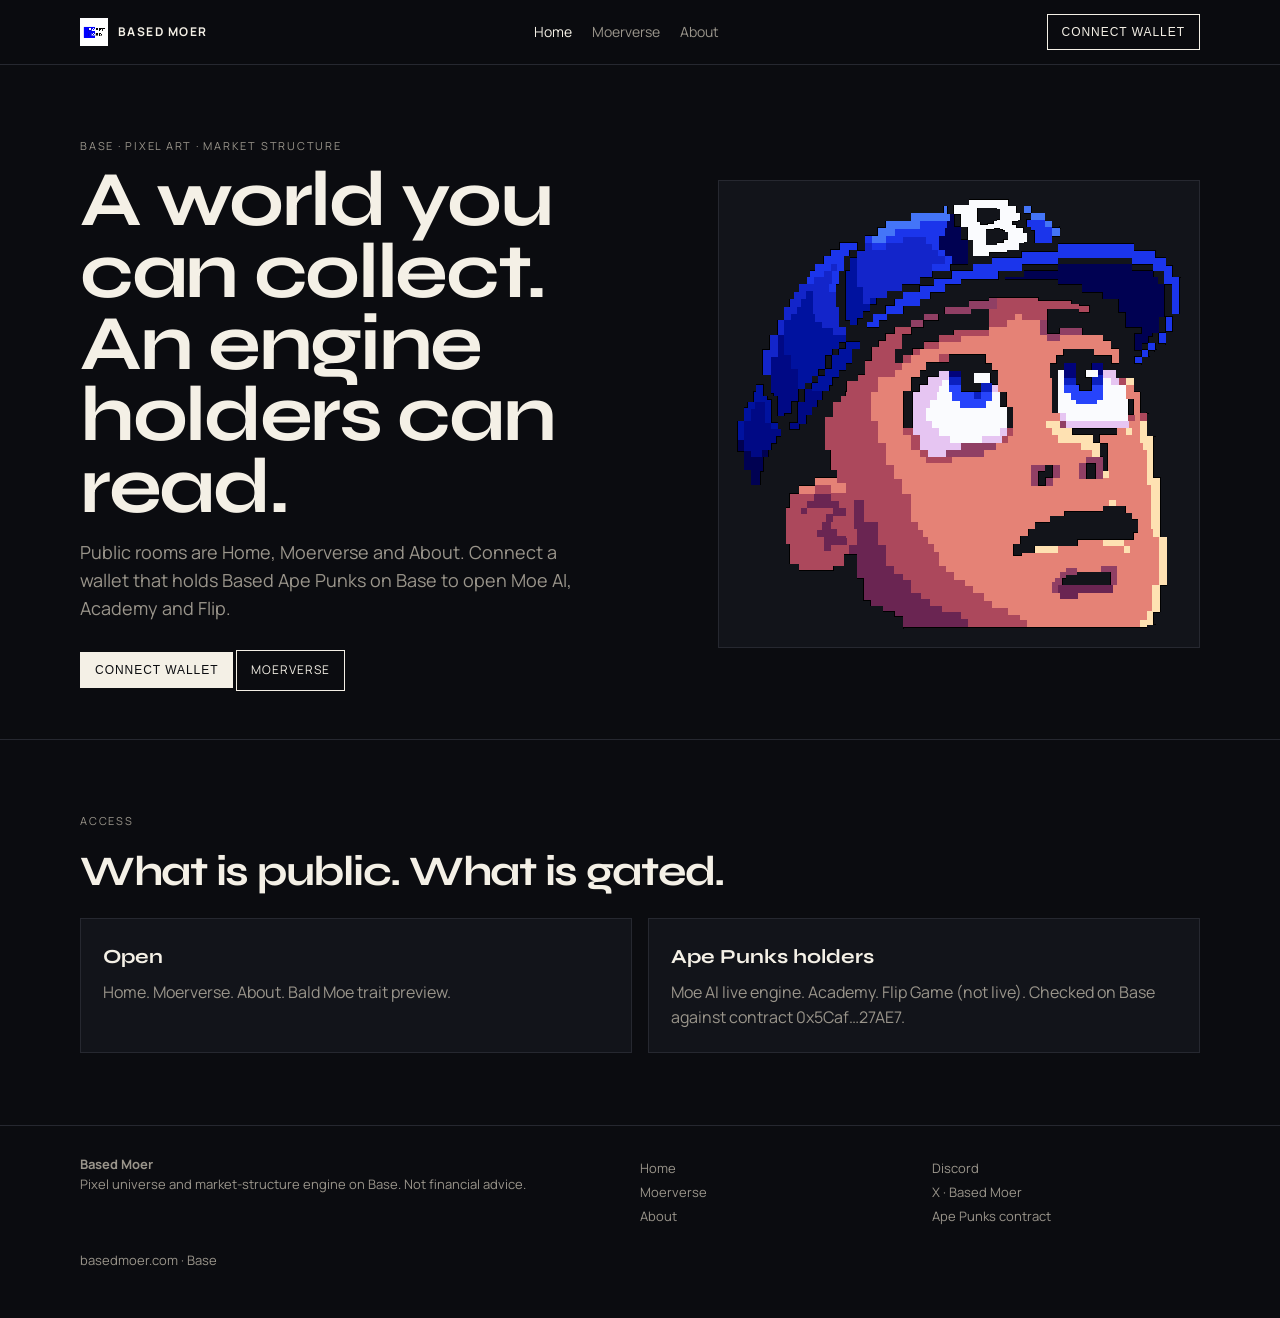
<file: index.html>
<!DOCTYPE html>
<html lang="en">
<head>
  <meta charset="UTF-8" />
  <meta name="viewport" content="width=device-width, initial-scale=1" />
  <title>Based Moer — Pixel art and Moe AI on Base</title>
  <meta name="description" content="Creator-owned pixel universe on Base. Holder access to Moe AI, Academy and Flip." />
  <link rel="canonical" href="https://basedmoer.com/" />
  <link rel="icon" href="assets/logo.jpg" />
  <link href="https://fonts.googleapis.com/css2?family=Manrope:wght@400;600;700&family=Syne:wght@600;700;800&display=swap" rel="stylesheet" />
  <link rel="stylesheet" href="css/site.css" />
</head>
<body>
<header class="nav"><div class="wrap nav-inner">
  <a class="brand" href="index.html"><img class="pixel" src="assets/logo.jpg" alt="Based Moer" /> Based Moer</a>
  <nav class="nav-links">
    <a href="index.html" class="active">Home</a>
    <a href="moerverse.html">Moerverse</a>
    <a class="gated-link" hidden href="scanner.html">Moe AI</a>
    <a class="gated-link" hidden href="academy.html">Academy</a>
    <a class="gated-link" hidden href="flip.html">Flip</a>
    <a href="about.html">About</a>
  </nav>
  <button class="btn ghost" type="button" data-connect data-wallet-label>Connect wallet</button>
</div></header>

<main>
  <section class="wrap hero">
    <div>
      <p class="kicker">Base · pixel art · market structure</p>
      <h1>A world you can collect.<br>An engine holders can read.</h1>
      <p class="lede">Public rooms are Home, Moerverse and About. Connect a wallet that holds Based Ape Punks on Base to open Moe AI, Academy and Flip.</p>
      <button class="btn" type="button" data-connect data-wallet-label>Connect wallet</button>
      <a class="btn ghost" href="moerverse.html">Moerverse</a>
    </div>
    <div class="hero-visual">
      <img class="pixel" src="assets/hero-face.png" alt="Bald Moe looking up" />
    </div>
  </section>
  <section class="section"><div class="wrap">
    <p class="kicker">Access</p>
    <h2>What is public. What is gated.</h2>
    <div class="grid2">
      <article class="card"><h3>Open</h3><p>Home. Moerverse. About. Bald Moe trait preview.</p></article>
      <article class="card"><h3>Ape Punks holders</h3><p>Moe AI live engine. Academy. Flip Game (not live). Checked on Base against contract 0x5Caf…27AE7.</p></article>
    </div>
  </div></section>
</main>
<footer class="footer"><div class="wrap">
  <div class="footer-grid">
    <div><strong>Based Moer</strong><p>Pixel universe and market-structure engine on Base. Not financial advice.</p></div>
    <div>
      <a href="index.html">Home</a>
      <a href="moerverse.html">Moerverse</a>
      <a href="about.html">About</a>
    </div>
    <div>
      <a href="https://discord.gg/B6Pu9fARTX">Discord</a>
      <a href="https://x.com/basedmoer">X · Based Moer</a>
      <a href="https://basescan.org/address/0x5CafB7C0181fEd5b6d62AA331699989861c27AE7">Ape Punks contract</a>
    </div>
  </div>
  basedmoer.com · Base
</div></footer>
<script src="js/site.js"></script>
<script src="js/gate.js"></script>

</body></html>
</file>
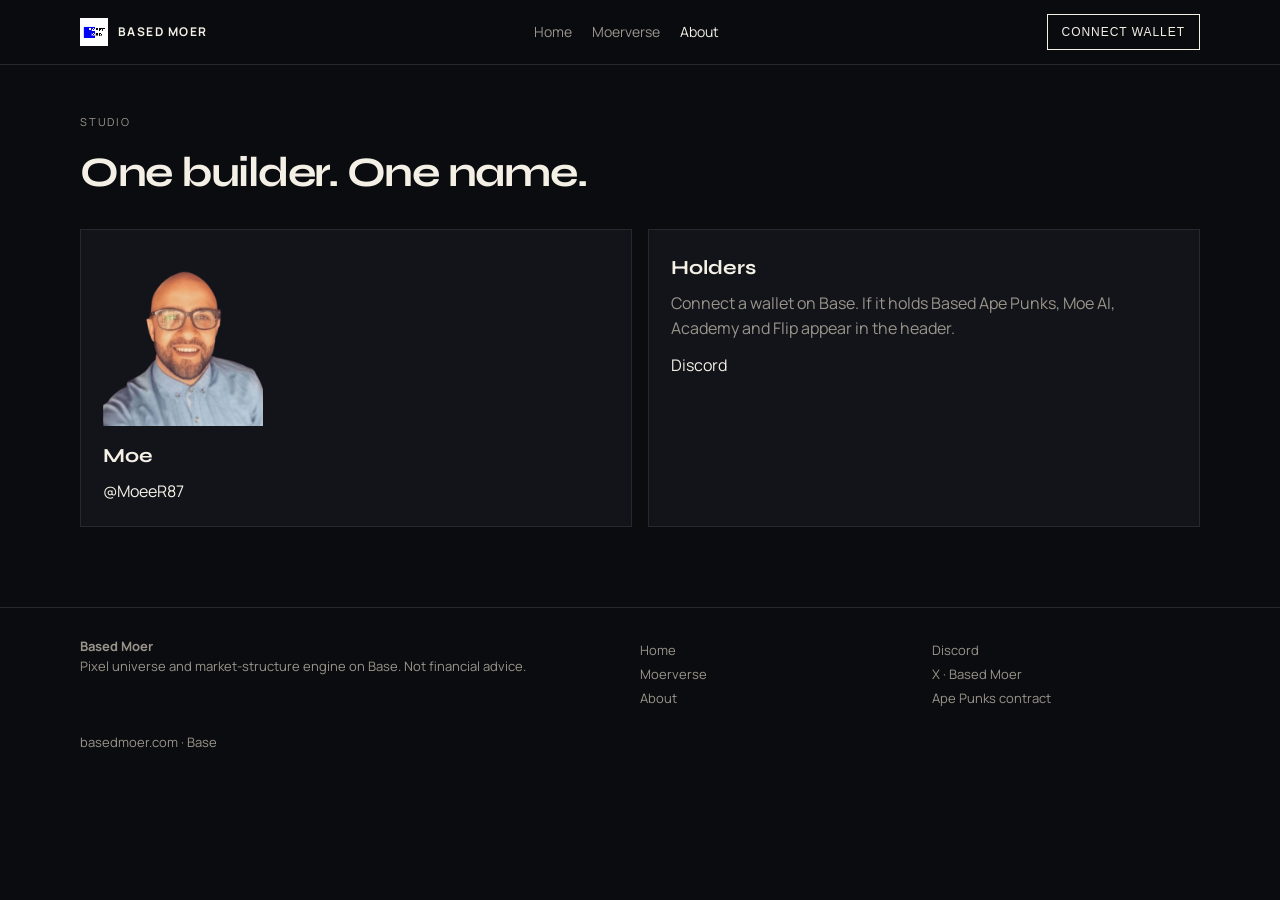
<file: about.html>
<!DOCTYPE html>
<html lang="en">
<head>
  <meta charset="UTF-8" />
  <meta name="viewport" content="width=device-width, initial-scale=1" />
  <title>About — Based Moer</title>
  <meta name="description" content="Solo studio behind Based Moer and Moe AI." />
  <link rel="canonical" href="https://basedmoer.com/about.html" />
  <link rel="icon" href="assets/logo.jpg" />
  <link href="https://fonts.googleapis.com/css2?family=Manrope:wght@400;600;700&family=Syne:wght@600;700;800&display=swap" rel="stylesheet" />
  <link rel="stylesheet" href="css/site.css" />
</head>
<body>
<header class="nav"><div class="wrap nav-inner">
  <a class="brand" href="index.html"><img class="pixel" src="assets/logo.jpg" alt="Based Moer" /> Based Moer</a>
  <nav class="nav-links">
    <a href="index.html">Home</a>
    <a href="moerverse.html">Moerverse</a>
    <a class="gated-link" hidden href="scanner.html">Moe AI</a>
    <a class="gated-link" hidden href="academy.html">Academy</a>
    <a class="gated-link" hidden href="flip.html">Flip</a>
    <a href="about.html" class="active">About</a>
  </nav>
  <button class="btn ghost" type="button" data-connect data-wallet-label>Connect wallet</button>
</div></header>

<main class="page wrap">
  <p class="kicker">Studio</p>
  <h2>One builder. One name.</h2>
  <div class="grid2" style="margin-top:24px">
    <article class="card">
      <img src="assets/founder.png" alt="Moe" style="width:160px" />
      <h3 style="margin-top:12px">Moe</h3>
      <p><a href="https://x.com/MoeeR87">@MoeeR87</a></p>
    </article>
    <article class="card">
      <h3>Holders</h3>
      <p>Connect a wallet on Base. If it holds Based Ape Punks, Moe AI, Academy and Flip appear in the header.</p>
      <p style="margin-top:12px"><a href="https://discord.gg/B6Pu9fARTX">Discord</a></p>
    </article>
  </div>
</main>
<footer class="footer"><div class="wrap">
  <div class="footer-grid">
    <div><strong>Based Moer</strong><p>Pixel universe and market-structure engine on Base. Not financial advice.</p></div>
    <div>
      <a href="index.html">Home</a>
      <a href="moerverse.html">Moerverse</a>
      <a href="about.html">About</a>
    </div>
    <div>
      <a href="https://discord.gg/B6Pu9fARTX">Discord</a>
      <a href="https://x.com/basedmoer">X · Based Moer</a>
      <a href="https://basescan.org/address/0x5CafB7C0181fEd5b6d62AA331699989861c27AE7">Ape Punks contract</a>
    </div>
  </div>
  basedmoer.com · Base
</div></footer>
<script src="js/site.js"></script>
<script src="js/gate.js"></script>

</body></html>
</file>
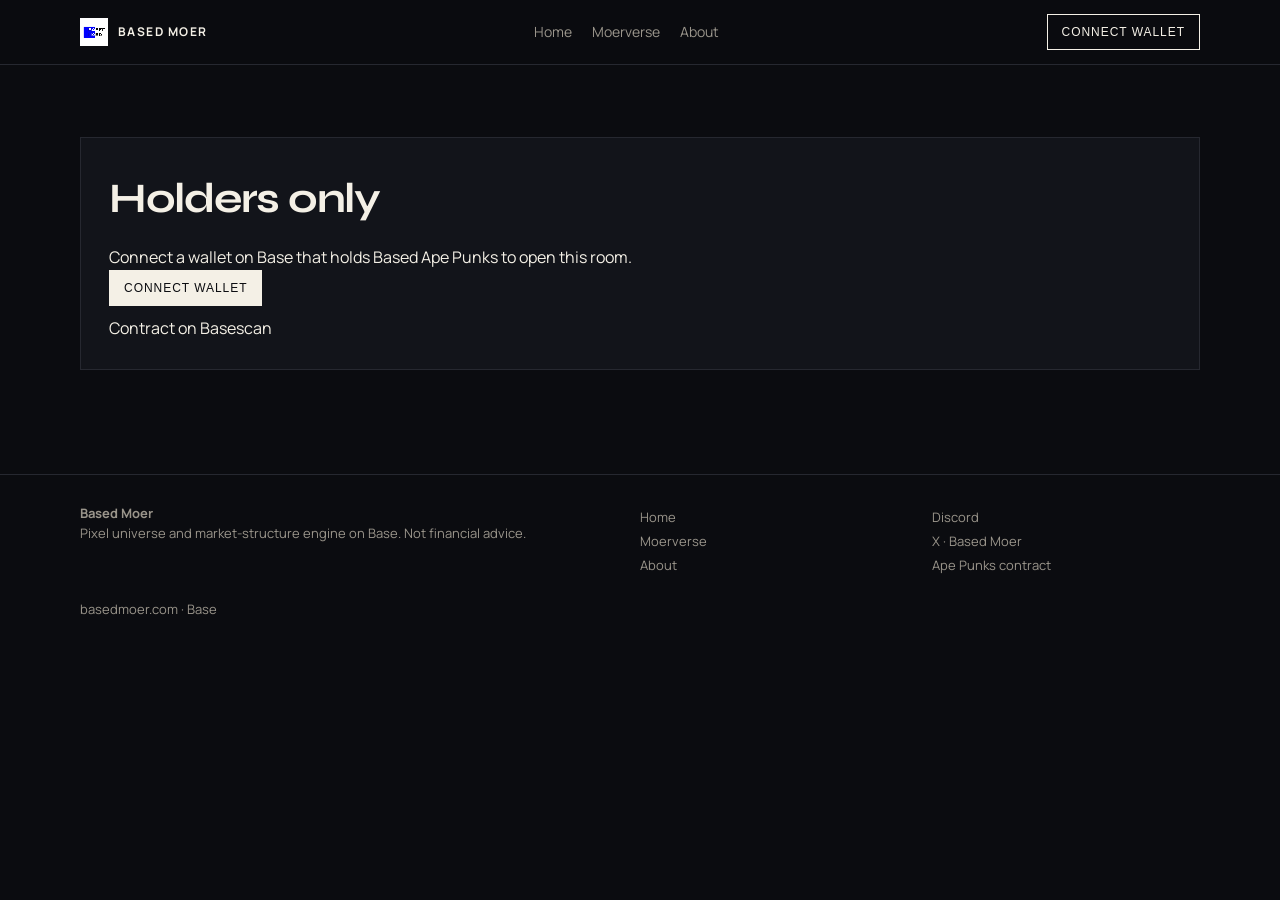
<file: academy.html>
<!DOCTYPE html>
<html lang="en">
<head>
  <meta charset="UTF-8" />
  <meta name="viewport" content="width=device-width, initial-scale=1" />
  <title>Academy — Based Moer</title>
  <meta name="description" content="Moe Academy for Based Ape Punks holders." />
  <link rel="canonical" href="https://basedmoer.com/academy.html" />
  <link rel="icon" href="assets/logo.jpg" />
  <link href="https://fonts.googleapis.com/css2?family=Manrope:wght@400;600;700&family=Syne:wght@600;700;800&display=swap" rel="stylesheet" />
  <link rel="stylesheet" href="css/site.css" />
</head>
<body>
<header class="nav"><div class="wrap nav-inner">
  <a class="brand" href="index.html"><img class="pixel" src="assets/logo.jpg" alt="Based Moer" /> Based Moer</a>
  <nav class="nav-links">
    <a href="index.html">Home</a>
    <a href="moerverse.html">Moerverse</a>
    <a class="gated-link" hidden href="scanner.html">Moe AI</a>
    <a class="gated-link" hidden href="academy.html" class="active">Academy</a>
    <a class="gated-link" hidden href="flip.html">Flip</a>
    <a href="about.html">About</a>
  </nav>
  <button class="btn ghost" type="button" data-connect data-wallet-label>Connect wallet</button>
</div></header>

<main class="page wrap">

<div class="holder-gate" id="holder-gate">
  <h2>Holders only</h2>
  <p>Connect a wallet on Base that holds Based Ape Punks to open this room.</p>
  <p><button class="btn" type="button" data-connect data-wallet-label>Connect wallet</button></p>
  <p style="margin-top:10px"><a href="https://basescan.org/address/0x5CafB7C0181fEd5b6d62AA331699989861c27AE7">Contract on Basescan</a></p>
</div>

  <div class="holder-only">
  <p class="kicker">Moe Academy</p>
  <h2>Learn the map before the row.</h2>
  <article class="card" style="margin:20px 0"><h3>Progress</h3><p id="academy-progress">0 / 6 lessons completed</p></article>
  <div class="grid3">
    <article class="card" data-lesson="01"><h3>01 Structure</h3><p class="lesson-state">NOT COMPLETE</p><p><a href="academy/01-risk.html">Open</a></p></article>
    <article class="card" data-lesson="02"><h3>02 BOS</h3><p class="lesson-state">NOT COMPLETE</p><p><a href="academy/02-structure.html">Open</a></p></article>
    <article class="card" data-lesson="03"><h3>03 Fibonacci</h3><p class="lesson-state">NOT COMPLETE</p><p><a href="academy/03-bos.html">Open</a></p></article>
    <article class="card" data-lesson="04"><h3>04 Coordinates</h3><p class="lesson-state">NOT COMPLETE</p><p><a href="academy/04-fib.html">Open</a></p></article>
    <article class="card" data-lesson="05"><h3>05 Risk</h3><p class="lesson-state">NOT COMPLETE</p><p><a href="academy/05-moe.html">Open</a></p></article>
    <article class="card" data-lesson="06"><h3>06 The engine</h3><p class="lesson-state">NOT COMPLETE</p><p><a href="academy/06-base.html">Open</a></p></article>
  </div>
  <p style="margin-top:22px"><a class="btn" href="academy/exam.html">Path exam</a></p>
  </div>
</main>
<footer class="footer"><div class="wrap">
  <div class="footer-grid">
    <div><strong>Based Moer</strong><p>Pixel universe and market-structure engine on Base. Not financial advice.</p></div>
    <div>
      <a href="index.html">Home</a>
      <a href="moerverse.html">Moerverse</a>
      <a href="about.html">About</a>
    </div>
    <div>
      <a href="https://discord.gg/B6Pu9fARTX">Discord</a>
      <a href="https://x.com/basedmoer">X · Based Moer</a>
      <a href="https://basescan.org/address/0x5CafB7C0181fEd5b6d62AA331699989861c27AE7">Ape Punks contract</a>
    </div>
  </div>
  basedmoer.com · Base
</div></footer>
<script src="js/site.js"></script>
<script src="js/gate.js"></script>
<script src="js/academy.js"></script>
</body></html>
</file>
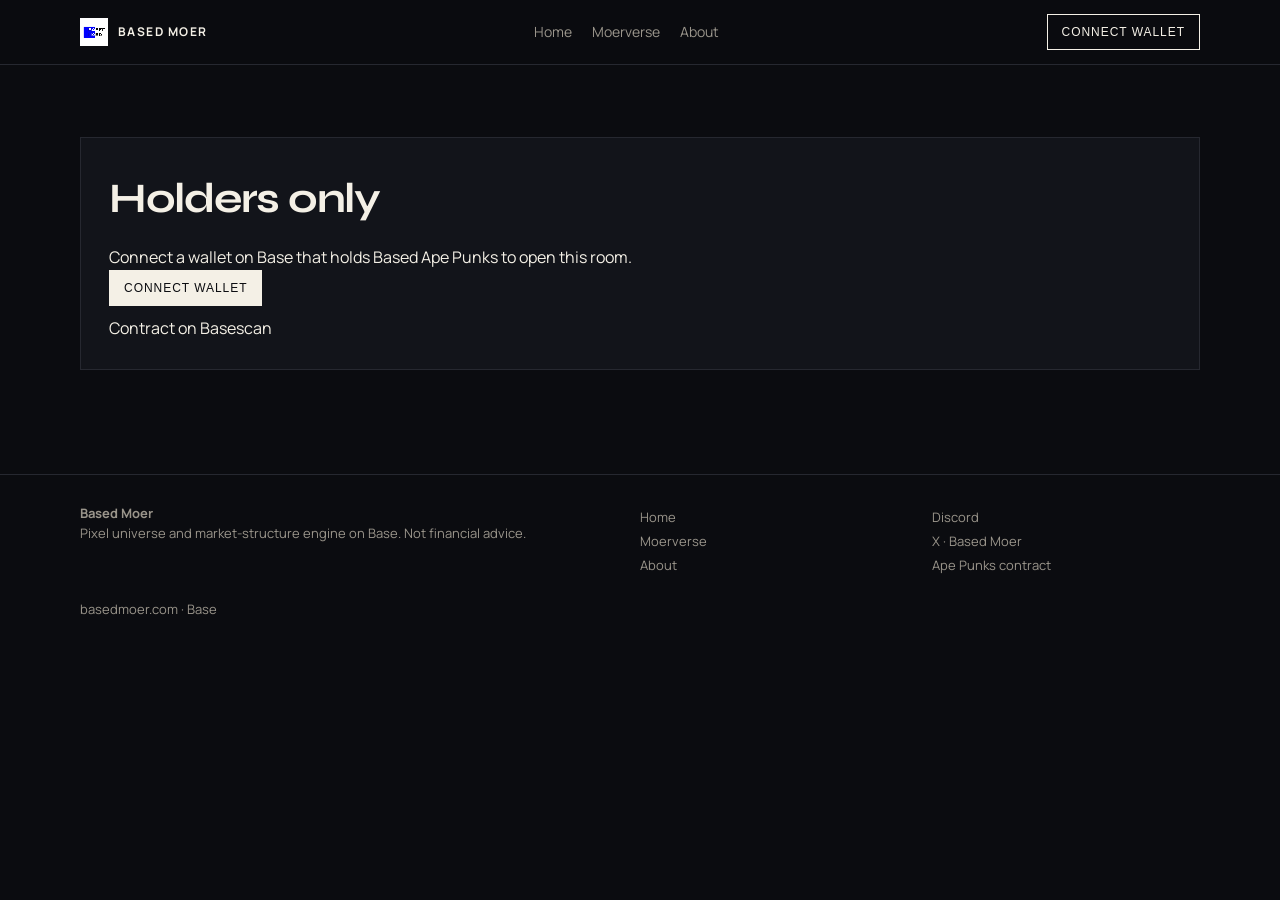
<file: flip.html>
<!DOCTYPE html>
<html lang="en">
<head>
  <meta charset="UTF-8" />
  <meta name="viewport" content="width=device-width, initial-scale=1" />
  <title>Flip Game — Based Moer</title>
  <meta name="description" content="On-chain flip. Holders only. Not deployed." />
  <link rel="canonical" href="https://basedmoer.com/flip.html" />
  <link rel="icon" href="assets/logo.jpg" />
  <link href="https://fonts.googleapis.com/css2?family=Manrope:wght@400;600;700&family=Syne:wght@600;700;800&display=swap" rel="stylesheet" />
  <link rel="stylesheet" href="css/site.css" />
</head>
<body>
<header class="nav"><div class="wrap nav-inner">
  <a class="brand" href="index.html"><img class="pixel" src="assets/logo.jpg" alt="Based Moer" /> Based Moer</a>
  <nav class="nav-links">
    <a href="index.html">Home</a>
    <a href="moerverse.html">Moerverse</a>
    <a class="gated-link" hidden href="scanner.html">Moe AI</a>
    <a class="gated-link" hidden href="academy.html">Academy</a>
    <a class="gated-link" hidden href="flip.html" class="active">Flip</a>
    <a href="about.html">About</a>
  </nav>
  <button class="btn ghost" type="button" data-connect data-wallet-label>Connect wallet</button>
</div></header>

<main class="page wrap">

<div class="holder-gate" id="holder-gate">
  <h2>Holders only</h2>
  <p>Connect a wallet on Base that holds Based Ape Punks to open this room.</p>
  <p><button class="btn" type="button" data-connect data-wallet-label>Connect wallet</button></p>
  <p style="margin-top:10px"><a href="https://basescan.org/address/0x5CafB7C0181fEd5b6d62AA331699989861c27AE7">Contract on Basescan</a></p>
</div>

  <div class="holder-only">
  <p class="kicker">On-chain · later</p>
  <h2>Flip Game is designed. Not deployed.</h2>
  <img class="pixel" src="assets/token.gif" alt="MOER coin" style="width:140px;margin:24px 0" />
  <p class="lede">ETH only at launch. Sepolia first. This page will not take a bet.</p>
  </div>
</main>
<footer class="footer"><div class="wrap">
  <div class="footer-grid">
    <div><strong>Based Moer</strong><p>Pixel universe and market-structure engine on Base. Not financial advice.</p></div>
    <div>
      <a href="index.html">Home</a>
      <a href="moerverse.html">Moerverse</a>
      <a href="about.html">About</a>
    </div>
    <div>
      <a href="https://discord.gg/B6Pu9fARTX">Discord</a>
      <a href="https://x.com/basedmoer">X · Based Moer</a>
      <a href="https://basescan.org/address/0x5CafB7C0181fEd5b6d62AA331699989861c27AE7">Ape Punks contract</a>
    </div>
  </div>
  basedmoer.com · Base
</div></footer>
<script src="js/site.js"></script>
<script src="js/gate.js"></script>

</body></html>
</file>
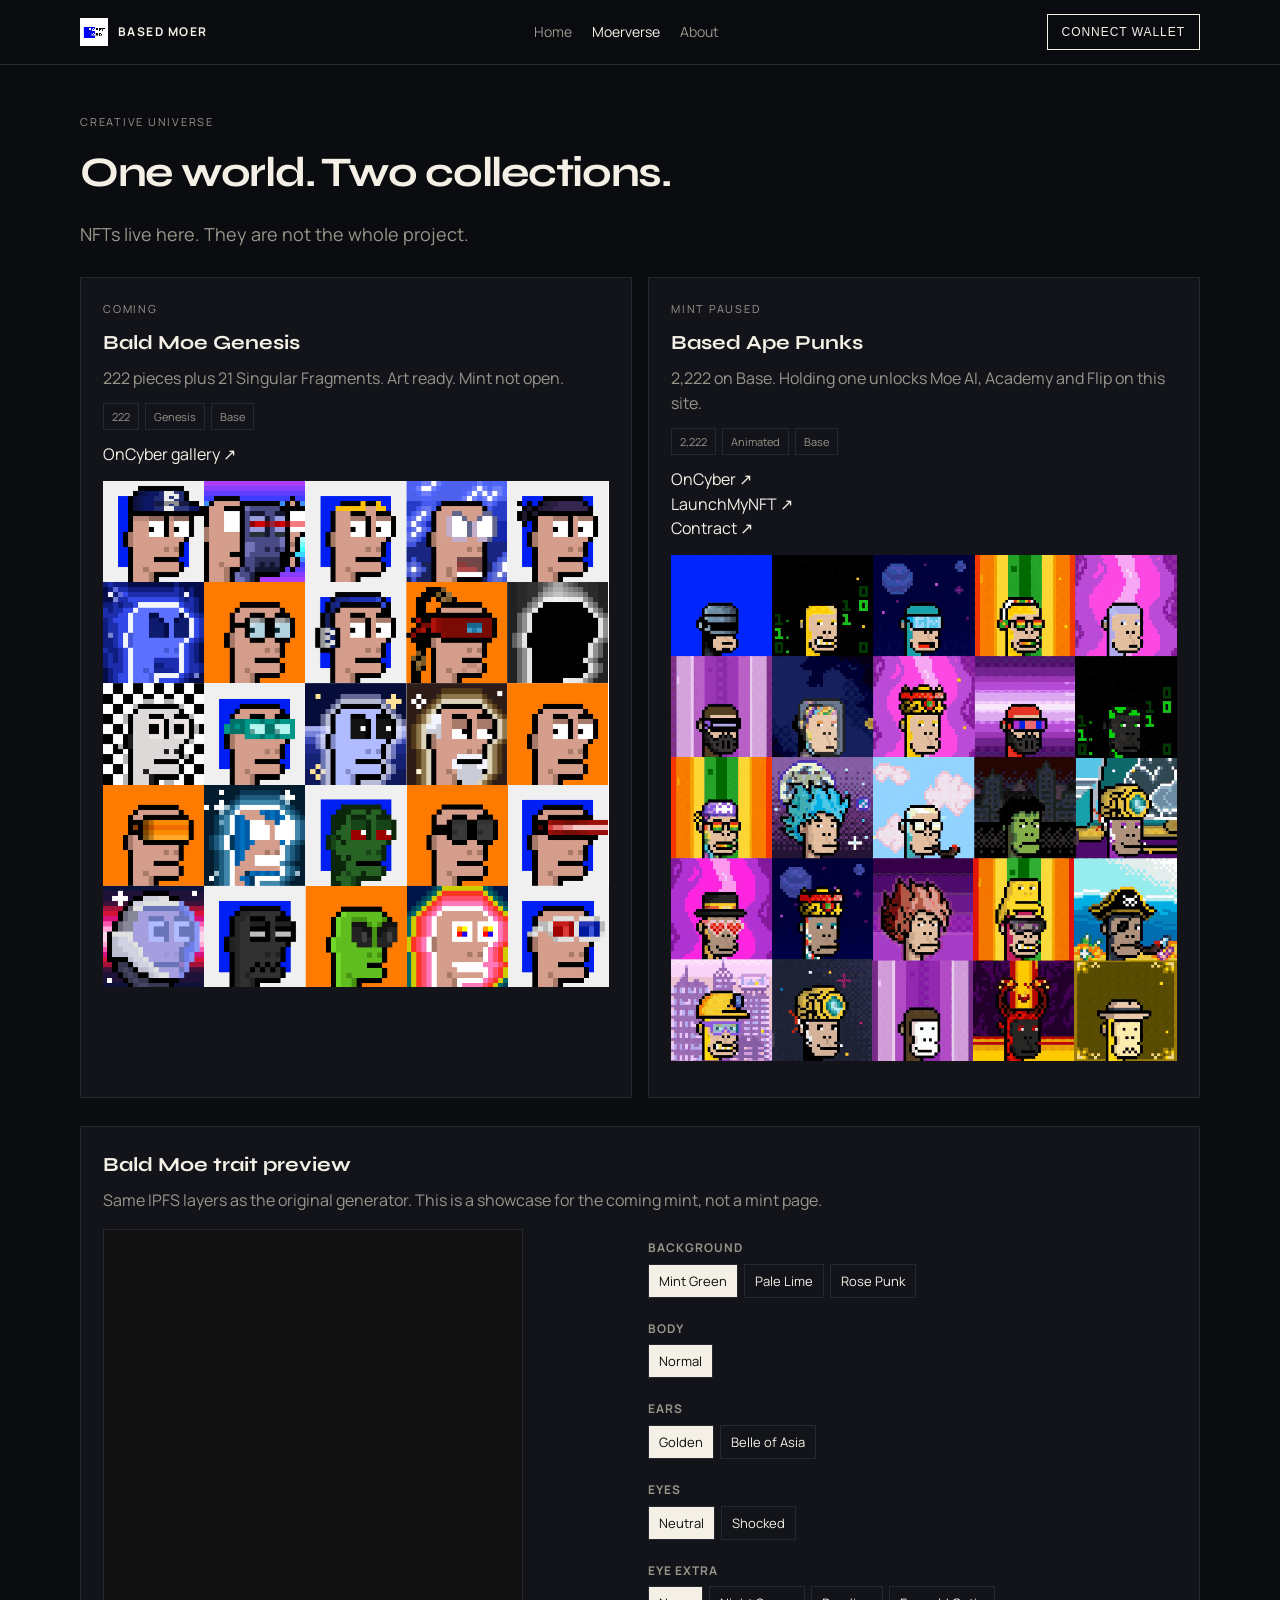
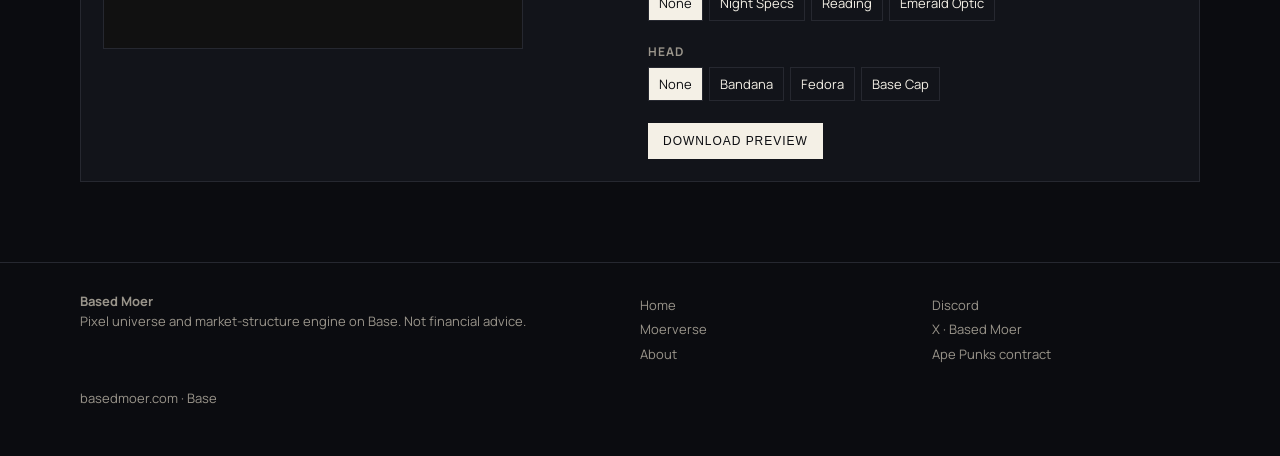
<file: moerverse.html>
<!DOCTYPE html>
<html lang="en">
<head>
  <meta charset="UTF-8" />
  <meta name="viewport" content="width=device-width, initial-scale=1" />
  <title>Moerverse — Based Moer</title>
  <meta name="description" content="Bald Moe Genesis, Based Ape Punks and the official trait preview." />
  <link rel="canonical" href="https://basedmoer.com/moerverse.html" />
  <link rel="icon" href="assets/logo.jpg" />
  <link href="https://fonts.googleapis.com/css2?family=Manrope:wght@400;600;700&family=Syne:wght@600;700;800&display=swap" rel="stylesheet" />
  <link rel="stylesheet" href="css/site.css" />
</head>
<body>
<header class="nav"><div class="wrap nav-inner">
  <a class="brand" href="index.html"><img class="pixel" src="assets/logo.jpg" alt="Based Moer" /> Based Moer</a>
  <nav class="nav-links">
    <a href="index.html">Home</a>
    <a href="moerverse.html" class="active">Moerverse</a>
    <a class="gated-link" hidden href="scanner.html">Moe AI</a>
    <a class="gated-link" hidden href="academy.html">Academy</a>
    <a class="gated-link" hidden href="flip.html">Flip</a>
    <a href="about.html">About</a>
  </nav>
  <button class="btn ghost" type="button" data-connect data-wallet-label>Connect wallet</button>
</div></header>

<main class="page wrap">
  <p class="kicker">Creative universe</p>
  <h2>One world. Two collections.</h2>
  <p class="lede">NFTs live here. They are not the whole project.</p>
  <div class="grid2" style="margin-top:28px">
    <article class="card">
      <p class="kicker">Coming</p>
      <h3>Bald Moe Genesis</h3>
      <p>222 pieces plus 21 Singular Fragments. Art ready. Mint not open.</p>
      <div class="pills"><span>222</span><span>Genesis</span><span>Base</span></div>
      <p><a href="https://oncyber.io/basedmoer" target="_blank" rel="noreferrer">OnCyber gallery ↗</a></p>
      <img class="pixel" src="assets/moerverse-preview.png" alt="Bald Moe grid" />
    </article>
    <article class="card">
      <p class="kicker">Mint paused</p>
      <h3>Based Ape Punks</h3>
      <p>2,222 on Base. Holding one unlocks Moe AI, Academy and Flip on this site.</p>
      <div class="pills"><span>2,222</span><span>Animated</span><span>Base</span></div>
      <p><a href="https://oncyber.io/basedapepunks" target="_blank" rel="noreferrer">OnCyber ↗</a><br>
         <a href="https://launchmynft.io/collections/0x8d6fe4D9557C0aAb2a9206eB652E8243fC4e864A/wEzTB3amb90K4xcut8Az" target="_blank" rel="noreferrer">LaunchMyNFT ↗</a><br>
         <a href="https://basescan.org/address/0x5CafB7C0181fEd5b6d62AA331699989861c27AE7" target="_blank" rel="noreferrer">Contract ↗</a></p>
      <img class="pixel" src="assets/ape-punks.gif" alt="Based Ape Punks" />
    </article>
  </div>
  <article class="card" style="margin-top:28px" id="generator">
    <h3>Bald Moe trait preview</h3>
    <p>Same IPFS layers as the original generator. This is a showcase for the coming mint, not a mint page.</p>
    <div class="grid2" style="margin-top:16px;align-items:start">
      <canvas id="moe-canvas" width="800" height="800"></canvas>
      <div>
        <div id="moe-traits"></div>
        <p><button class="btn" type="button" id="moe-download">Download preview</button></p>
      </div>
    </div>
  </article>
</main>
<footer class="footer"><div class="wrap">
  <div class="footer-grid">
    <div><strong>Based Moer</strong><p>Pixel universe and market-structure engine on Base. Not financial advice.</p></div>
    <div>
      <a href="index.html">Home</a>
      <a href="moerverse.html">Moerverse</a>
      <a href="about.html">About</a>
    </div>
    <div>
      <a href="https://discord.gg/B6Pu9fARTX">Discord</a>
      <a href="https://x.com/basedmoer">X · Based Moer</a>
      <a href="https://basescan.org/address/0x5CafB7C0181fEd5b6d62AA331699989861c27AE7">Ape Punks contract</a>
    </div>
  </div>
  basedmoer.com · Base
</div></footer>
<script src="js/site.js"></script>
<script src="js/gate.js"></script>
<script src="js/generator.js"></script>
</body></html>
</file>
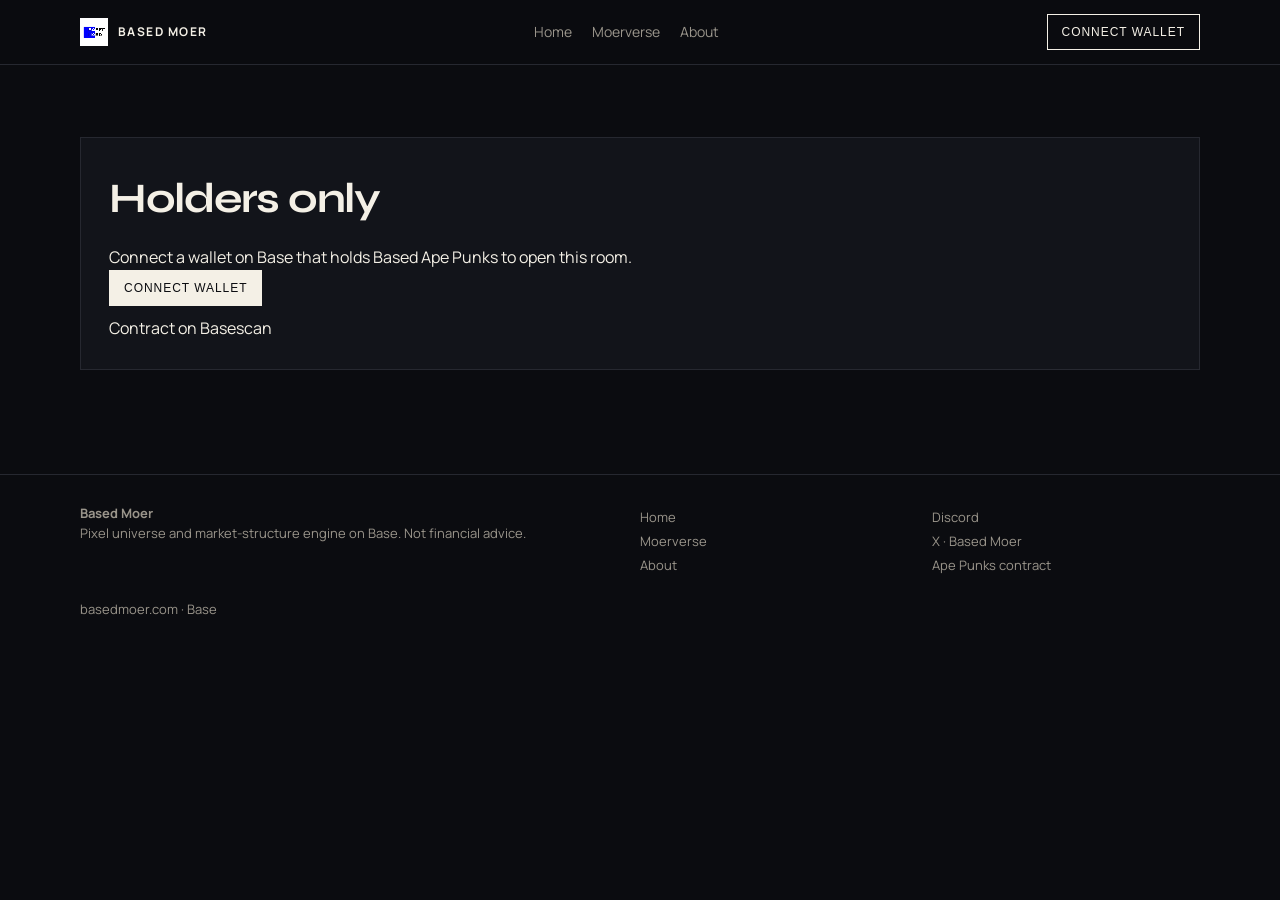
<file: scanner.html>
<!DOCTYPE html>
<html lang="en">
<head>
  <meta charset="UTF-8" />
  <meta name="viewport" content="width=device-width, initial-scale=1" />
  <title>Moe AI Live — Based Moer</title>
  <meta name="description" content="Live 4H market-structure engine. Ape Punks holders." />
  <link rel="canonical" href="https://basedmoer.com/scanner.html" />
  <link rel="icon" href="assets/logo.jpg" />
  <link href="https://fonts.googleapis.com/css2?family=Manrope:wght@400;600;700&family=Syne:wght@600;700;800&display=swap" rel="stylesheet" />
  <link rel="stylesheet" href="css/site.css" />
</head>
<body>
<header class="nav"><div class="wrap nav-inner">
  <a class="brand" href="index.html"><img class="pixel" src="assets/logo.jpg" alt="Based Moer" /> Based Moer</a>
  <nav class="nav-links">
    <a href="index.html">Home</a>
    <a href="moerverse.html">Moerverse</a>
    <a class="gated-link" hidden href="scanner.html" class="active">Moe AI</a>
    <a class="gated-link" hidden href="academy.html">Academy</a>
    <a class="gated-link" hidden href="flip.html">Flip</a>
    <a href="about.html">About</a>
  </nav>
  <button class="btn ghost" type="button" data-connect data-wallet-label>Connect wallet</button>
</div></header>

<main class="page wrap">

<div class="holder-gate" id="holder-gate">
  <h2>Holders only</h2>
  <p>Connect a wallet on Base that holds Based Ape Punks to open this room.</p>
  <p><button class="btn" type="button" data-connect data-wallet-label>Connect wallet</button></p>
  <p style="margin-top:10px"><a href="https://basescan.org/address/0x5CafB7C0181fEd5b6d62AA331699989861c27AE7">Contract on Basescan</a></p>
</div>

  <div class="holder-only">
  <p class="kicker">Moe AI market engine</p>
  <h2>Live structure.</h2>
  <p class="lede">4H BOS. Full-leg Fibonacci. One open signal per pair. Table is the API right now.</p>
  <div class="pulse" style="margin:24px 0">
    <div><span>Engine</span><b id="engine-status">…</b></div>
    <div><span>Open</span><b id="open-count">—</b></div>
    <div><span>Timeframe</span><b id="tf-label">4H</b></div>
    <div><span>Venue</span><b id="market-label">Kraken</b></div>
  </div>
  <p>Updated <span id="last-update">—</span></p>
  <p><button class="btn" id="refresh-engine" type="button">Refresh</button></p>
  <p class="err" id="engine-error"></p>
  <div class="table-wrap" style="margin-top:18px">
    <table class="engine">
      <thead><tr><th>Market</th><th>Dir</th><th>TF</th><th>Entry</th><th>Invalidation</th><th>Target</th><th>Status</th><th>Time</th></tr></thead>
      <tbody id="setup-rows"><tr><td colspan="8">Loading…</td></tr></tbody>
    </table>
  </div>
  <p id="activity-open" style="margin-top:16px;color:#9a958b"></p>
  <span id="activity-refresh" hidden></span>
  </div>
</main>
<footer class="footer"><div class="wrap">
  <div class="footer-grid">
    <div><strong>Based Moer</strong><p>Pixel universe and market-structure engine on Base. Not financial advice.</p></div>
    <div>
      <a href="index.html">Home</a>
      <a href="moerverse.html">Moerverse</a>
      <a href="about.html">About</a>
    </div>
    <div>
      <a href="https://discord.gg/B6Pu9fARTX">Discord</a>
      <a href="https://x.com/basedmoer">X · Based Moer</a>
      <a href="https://basescan.org/address/0x5CafB7C0181fEd5b6d62AA331699989861c27AE7">Ape Punks contract</a>
    </div>
  </div>
  basedmoer.com · Base
</div></footer>
<script src="js/site.js"></script>
<script src="js/gate.js"></script>
<script src="js/scanner.js"></script>
</body></html>
</file>
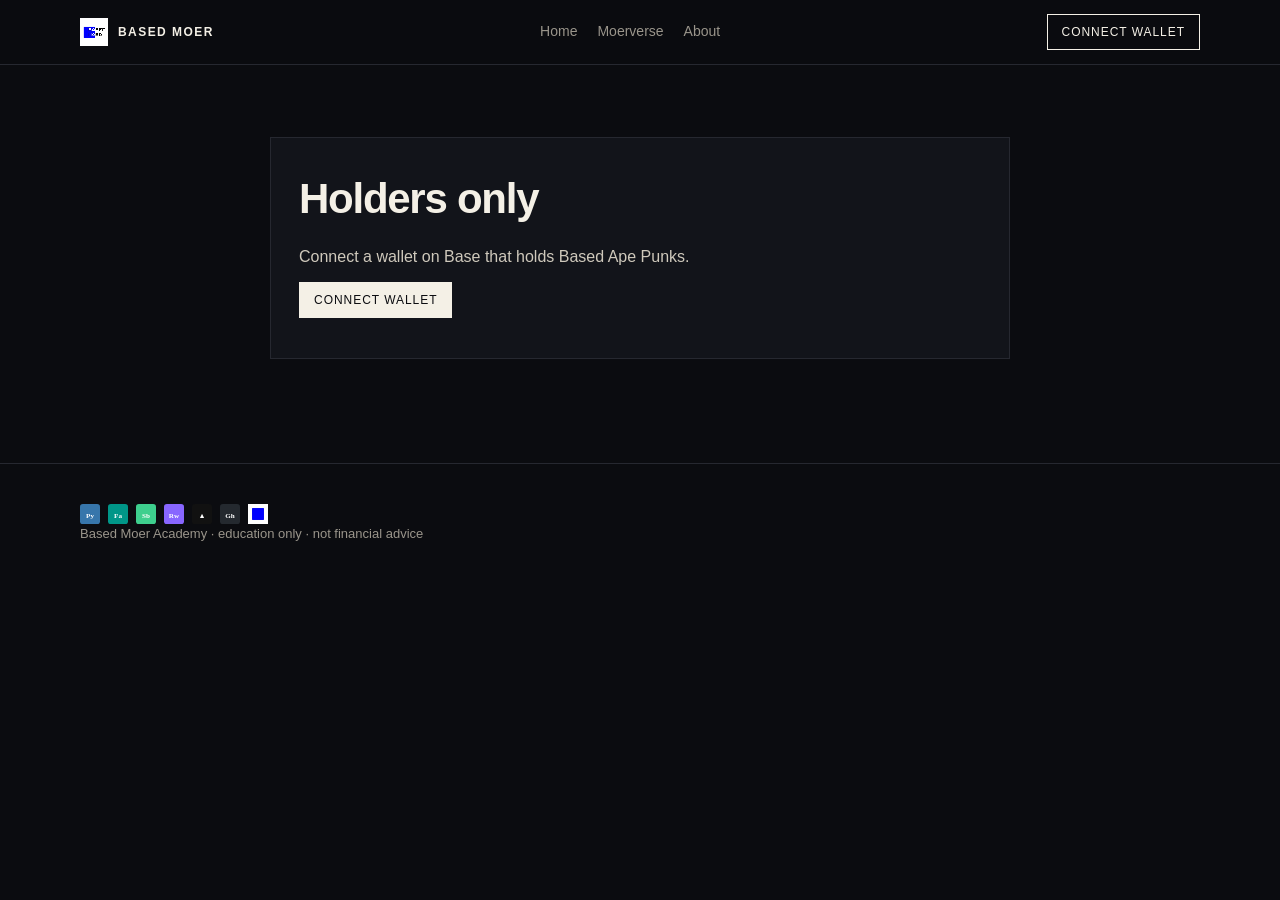
<file: academy/01-risk.html>
<!DOCTYPE html>
<html lang="en">
<head>
  <meta charset="UTF-8" /><meta name="viewport" content="width=device-width, initial-scale=1" />
  <title>01 Risk — Based Moer Academy</title>
  <link rel="icon" href="../assets/logo.jpg" />
  <link href="https://fonts.googleapis.com/css2?family=IBM+Plex+Mono:wght@600;700&family=IBM+Plex+Sans:wght@400;600;700&display=swap" rel="stylesheet" />
  <link rel="stylesheet" href="../css/site.css" />
</head>
<body>
<header class="nav"><div class="wrap nav-inner">
  <a class="brand" href="../index.html"><img class="pixel" src="../assets/logo.jpg" alt="Based Moer" /> Based Moer</a>
  <nav class="nav-links">
    <a href="../index.html">Home</a>
    <a href="../moerverse.html">Moerverse</a>
    <a class="gated-link" hidden href="../scanner.html">Moe AI</a>
    <a class="gated-link" hidden href="../academy.html">Academy</a>
    <a class="gated-link" hidden href="../flip.html">Flip</a>
    <a href="../about.html">About</a>
  </nav>
  <button class="btn ghost" type="button" data-connect data-wallet-label>Connect wallet</button>
</div></header>
<main class="page wrap lesson">
<div class="holder-gate" id="holder-gate">
  <h2>Holders only</h2>
  <p>Connect a wallet on Base that holds Based Ape Punks.</p>
  <p><button class="btn" type="button" data-connect>Connect wallet</button></p>
</div>
<div class="holder-only">
<p class="kicker">Based Moer Academy</p>
<h2>01 · Risk first</h2><p>A setup without a stop is a hope. Moe AI always publishes a stop at the origin of the breakout leg. If that level breaks, the idea is wrong.</p><h3>Rules to keep</h3><ul><li>Decide risk in R before size in coins.</li><li>One idea per pair.</li><li>Missed entries are cheaper than chasing.</li><li>A win rate without R-multiple is marketing.</li></ul>

<p><button class="btn" type="button" data-complete="01">Mark lesson complete</button></p>
<img class="media" src="../assets/academy/structure.png" alt="Based Moer Academy chart" />
<p><a href="../academy.html">Back to Academy</a></p>
</div>
</main>
<footer class="footer"><div class="wrap">
<div class="tech-logos">
<img src="../assets/icons/python.svg" alt="Python" />
<img src="../assets/icons/fastapi.svg" alt="FastAPI" />
<img src="../assets/icons/supabase.svg" alt="Supabase" />
<img src="../assets/icons/railway.svg" alt="Railway" />
<img src="../assets/icons/vercel.svg" alt="Vercel" />
<img src="../assets/icons/github.svg" alt="GitHub" />
<img src="../assets/icons/base.jpg" alt="Base" />
</div>
Based Moer Academy · education only · not financial advice
</div></footer>
<script src="../js/site.js"></script>
<script src="../js/gate.js"></script>
<script src="../js/academy.js"></script>
</body></html>
</file>
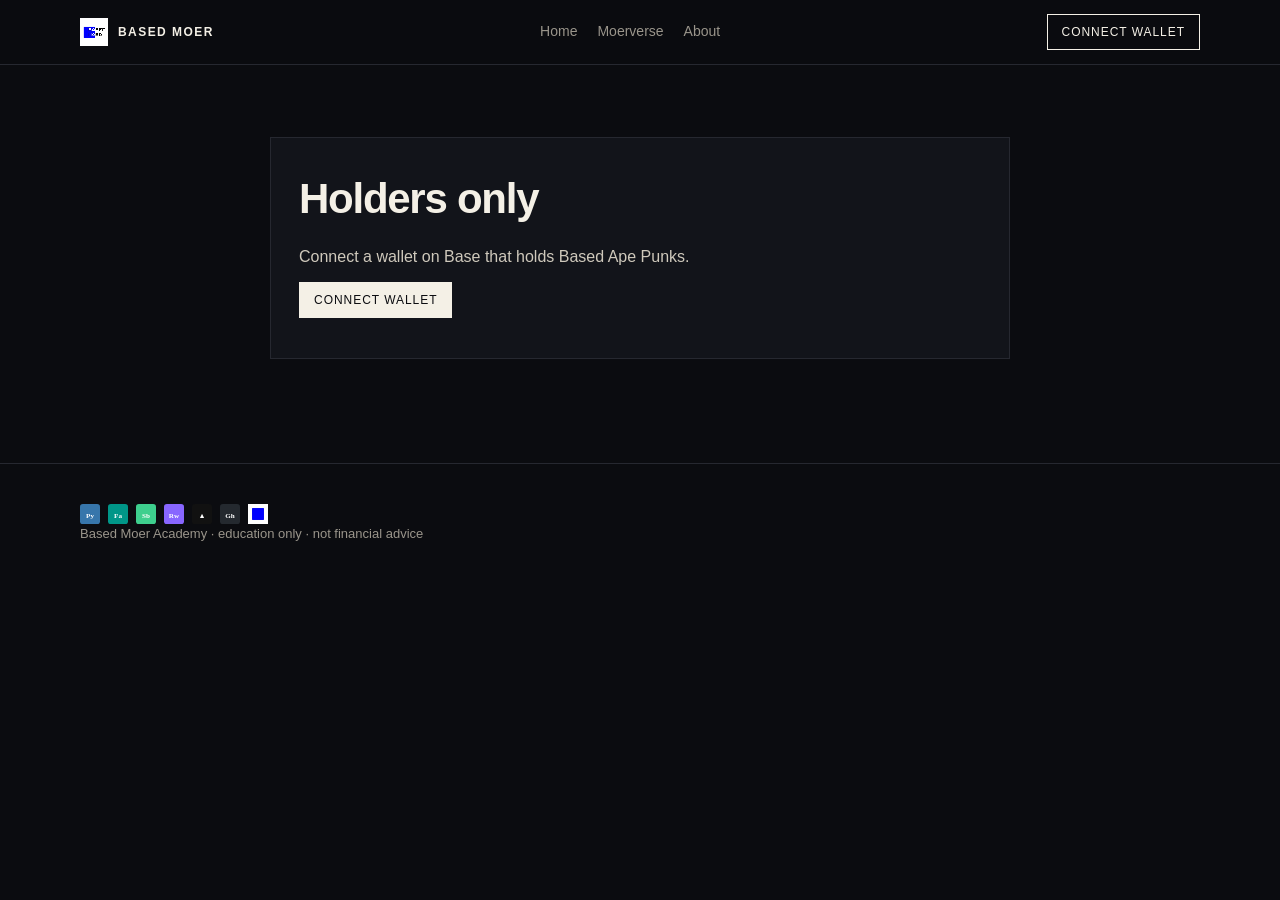
<file: academy/02-structure.html>
<!DOCTYPE html>
<html lang="en">
<head>
  <meta charset="UTF-8" /><meta name="viewport" content="width=device-width, initial-scale=1" />
  <title>02 Structure — Based Moer Academy</title>
  <link rel="icon" href="../assets/logo.jpg" />
  <link href="https://fonts.googleapis.com/css2?family=IBM+Plex+Mono:wght@600;700&family=IBM+Plex+Sans:wght@400;600;700&display=swap" rel="stylesheet" />
  <link rel="stylesheet" href="../css/site.css" />
</head>
<body>
<header class="nav"><div class="wrap nav-inner">
  <a class="brand" href="../index.html"><img class="pixel" src="../assets/logo.jpg" alt="Based Moer" /> Based Moer</a>
  <nav class="nav-links">
    <a href="../index.html">Home</a>
    <a href="../moerverse.html">Moerverse</a>
    <a class="gated-link" hidden href="../scanner.html">Moe AI</a>
    <a class="gated-link" hidden href="../academy.html">Academy</a>
    <a class="gated-link" hidden href="../flip.html">Flip</a>
    <a href="../about.html">About</a>
  </nav>
  <button class="btn ghost" type="button" data-connect data-wallet-label>Connect wallet</button>
</div></header>
<main class="page wrap lesson">
<div class="holder-gate" id="holder-gate">
  <h2>Holders only</h2>
  <p>Connect a wallet on Base that holds Based Ape Punks.</p>
  <p><button class="btn" type="button" data-connect>Connect wallet</button></p>
</div>
<div class="holder-only">
<p class="kicker">Based Moer Academy</p>
<h2>02 · Market structure</h2><p>Trend is a sequence. Bullish: higher highs and higher lows. Bearish: lower highs and lower lows.</p><p>Moe AI uses a 50-candle 4H window and looks for the latest local high or low that was actually broken. If there is no clean sequence, there is no trade.</p>

<p><button class="btn" type="button" data-complete="02">Mark lesson complete</button></p>
<img class="media" src="../assets/academy/bos.png" alt="Based Moer Academy chart" />
<p><a href="../academy.html">Back to Academy</a></p>
</div>
</main>
<footer class="footer"><div class="wrap">
<div class="tech-logos">
<img src="../assets/icons/python.svg" alt="Python" />
<img src="../assets/icons/fastapi.svg" alt="FastAPI" />
<img src="../assets/icons/supabase.svg" alt="Supabase" />
<img src="../assets/icons/railway.svg" alt="Railway" />
<img src="../assets/icons/vercel.svg" alt="Vercel" />
<img src="../assets/icons/github.svg" alt="GitHub" />
<img src="../assets/icons/base.jpg" alt="Base" />
</div>
Based Moer Academy · education only · not financial advice
</div></footer>
<script src="../js/site.js"></script>
<script src="../js/gate.js"></script>
<script src="../js/academy.js"></script>
</body></html>
</file>
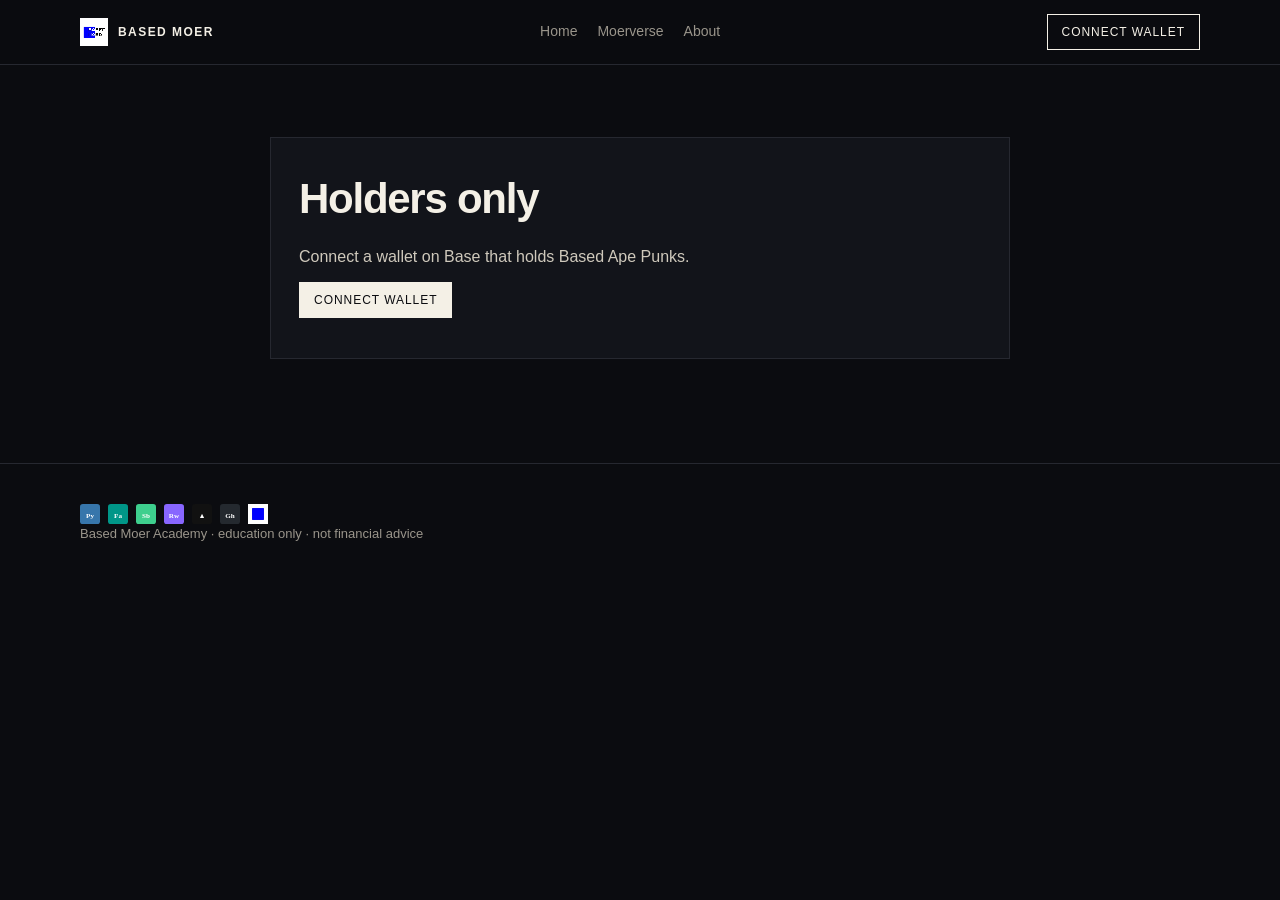
<file: academy/03-bos.html>
<!DOCTYPE html>
<html lang="en">
<head>
  <meta charset="UTF-8" /><meta name="viewport" content="width=device-width, initial-scale=1" />
  <title>03 BOS — Based Moer Academy</title>
  <link rel="icon" href="../assets/logo.jpg" />
  <link href="https://fonts.googleapis.com/css2?family=IBM+Plex+Mono:wght@600;700&family=IBM+Plex+Sans:wght@400;600;700&display=swap" rel="stylesheet" />
  <link rel="stylesheet" href="../css/site.css" />
</head>
<body>
<header class="nav"><div class="wrap nav-inner">
  <a class="brand" href="../index.html"><img class="pixel" src="../assets/logo.jpg" alt="Based Moer" /> Based Moer</a>
  <nav class="nav-links">
    <a href="../index.html">Home</a>
    <a href="../moerverse.html">Moerverse</a>
    <a class="gated-link" hidden href="../scanner.html">Moe AI</a>
    <a class="gated-link" hidden href="../academy.html">Academy</a>
    <a class="gated-link" hidden href="../flip.html">Flip</a>
    <a href="../about.html">About</a>
  </nav>
  <button class="btn ghost" type="button" data-connect data-wallet-label>Connect wallet</button>
</div></header>
<main class="page wrap lesson">
<div class="holder-gate" id="holder-gate">
  <h2>Holders only</h2>
  <p>Connect a wallet on Base that holds Based Ape Punks.</p>
  <p><button class="btn" type="button" data-connect>Connect wallet</button></p>
</div>
<div class="holder-only">
<p class="kicker">Based Moer Academy</p>
<h2>03 · Break of structure</h2><p>A BOS is one candle that takes the prior swing high (long) or swing low (short). Body size does not have to be huge. The scanner only posts if price is still inside 0.50–0.786.</p>

<p><button class="btn" type="button" data-complete="03">Mark lesson complete</button></p>
<img class="media" src="../assets/academy/fib.png" alt="Based Moer Academy chart" />
<p><a href="../academy.html">Back to Academy</a></p>
</div>
</main>
<footer class="footer"><div class="wrap">
<div class="tech-logos">
<img src="../assets/icons/python.svg" alt="Python" />
<img src="../assets/icons/fastapi.svg" alt="FastAPI" />
<img src="../assets/icons/supabase.svg" alt="Supabase" />
<img src="../assets/icons/railway.svg" alt="Railway" />
<img src="../assets/icons/vercel.svg" alt="Vercel" />
<img src="../assets/icons/github.svg" alt="GitHub" />
<img src="../assets/icons/base.jpg" alt="Base" />
</div>
Based Moer Academy · education only · not financial advice
</div></footer>
<script src="../js/site.js"></script>
<script src="../js/gate.js"></script>
<script src="../js/academy.js"></script>
</body></html>
</file>
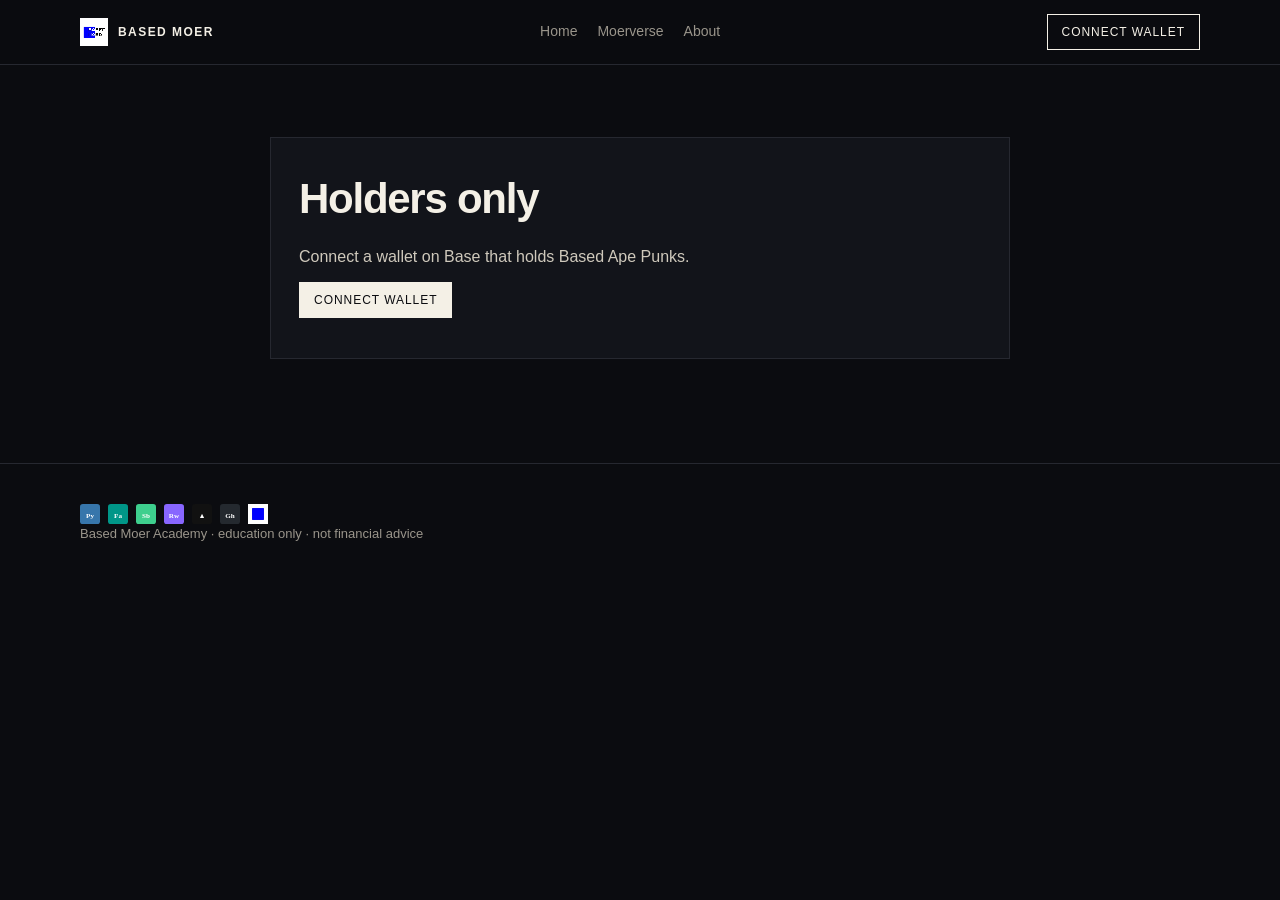
<file: academy/04-fib.html>
<!DOCTYPE html>
<html lang="en">
<head>
  <meta charset="UTF-8" /><meta name="viewport" content="width=device-width, initial-scale=1" />
  <title>04 Fib — Based Moer Academy</title>
  <link rel="icon" href="../assets/logo.jpg" />
  <link href="https://fonts.googleapis.com/css2?family=IBM+Plex+Mono:wght@600;700&family=IBM+Plex+Sans:wght@400;600;700&display=swap" rel="stylesheet" />
  <link rel="stylesheet" href="../css/site.css" />
</head>
<body>
<header class="nav"><div class="wrap nav-inner">
  <a class="brand" href="../index.html"><img class="pixel" src="../assets/logo.jpg" alt="Based Moer" /> Based Moer</a>
  <nav class="nav-links">
    <a href="../index.html">Home</a>
    <a href="../moerverse.html">Moerverse</a>
    <a class="gated-link" hidden href="../scanner.html">Moe AI</a>
    <a class="gated-link" hidden href="../academy.html">Academy</a>
    <a class="gated-link" hidden href="../flip.html">Flip</a>
    <a href="../about.html">About</a>
  </nav>
  <button class="btn ghost" type="button" data-connect data-wallet-label>Connect wallet</button>
</div></header>
<main class="page wrap lesson">
<div class="holder-gate" id="holder-gate">
  <h2>Holders only</h2>
  <p>Connect a wallet on Base that holds Based Ape Punks.</p>
  <p><button class="btn" type="button" data-connect>Connect wallet</button></p>
</div>
<div class="holder-only">
<p class="kicker">Based Moer Academy</p>
<h2>04 · Fibonacci as a map</h2><p>Fib is drawn on the full breakout leg, wicks included. Entry 0.50–0.786. Stop at origin. Target 1.59. The common 1.47R print is geometry from the midpoint of that zone, not a promise.</p>

<p><button class="btn" type="button" data-complete="04">Mark lesson complete</button></p>
<img class="media" src="../assets/academy/risk.png" alt="Based Moer Academy chart" />
<p><a href="../academy.html">Back to Academy</a></p>
</div>
</main>
<footer class="footer"><div class="wrap">
<div class="tech-logos">
<img src="../assets/icons/python.svg" alt="Python" />
<img src="../assets/icons/fastapi.svg" alt="FastAPI" />
<img src="../assets/icons/supabase.svg" alt="Supabase" />
<img src="../assets/icons/railway.svg" alt="Railway" />
<img src="../assets/icons/vercel.svg" alt="Vercel" />
<img src="../assets/icons/github.svg" alt="GitHub" />
<img src="../assets/icons/base.jpg" alt="Base" />
</div>
Based Moer Academy · education only · not financial advice
</div></footer>
<script src="../js/site.js"></script>
<script src="../js/gate.js"></script>
<script src="../js/academy.js"></script>
</body></html>
</file>
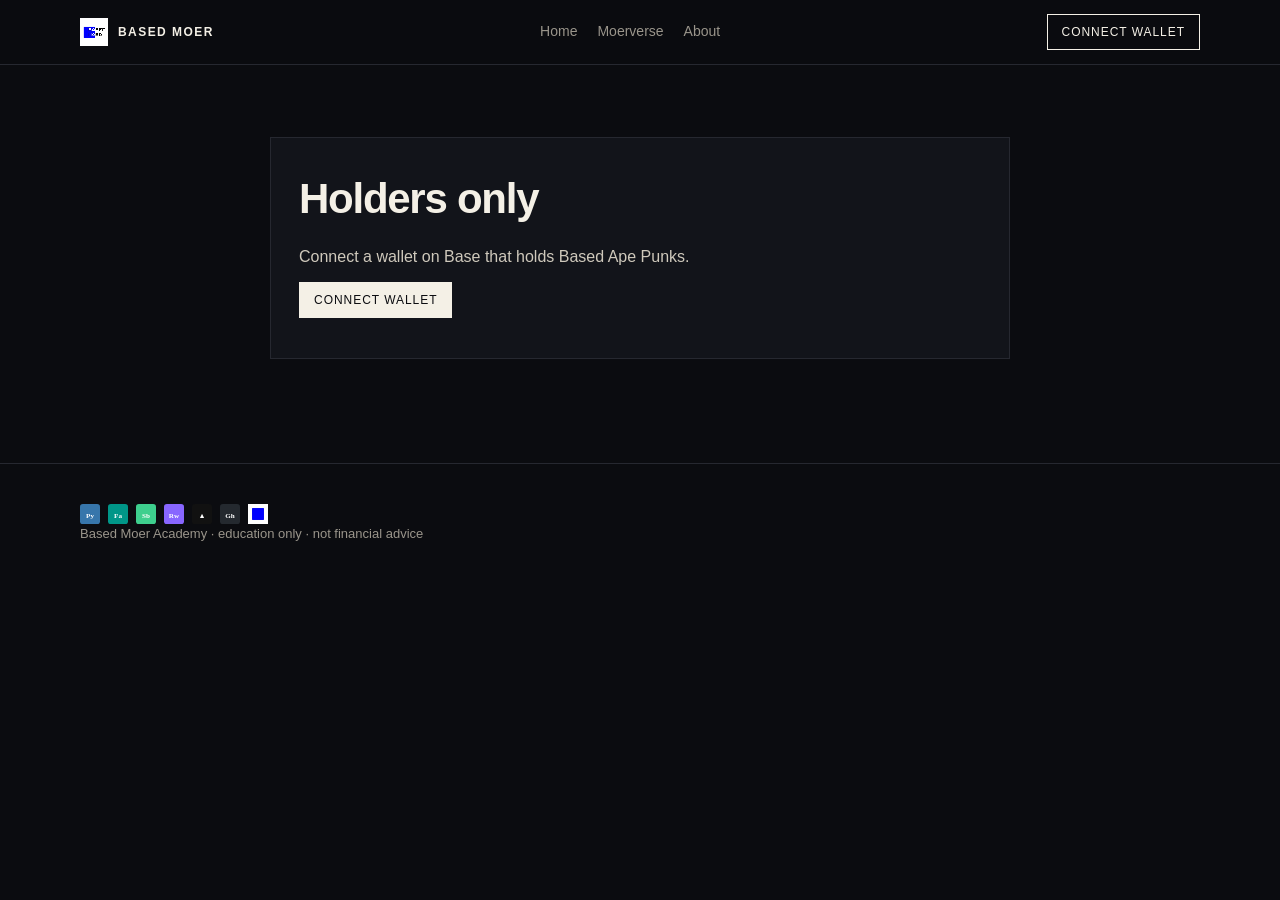
<file: academy/05-moe.html>
<!DOCTYPE html>
<html lang="en">
<head>
  <meta charset="UTF-8" /><meta name="viewport" content="width=device-width, initial-scale=1" />
  <title>05 Moe — Based Moer Academy</title>
  <link rel="icon" href="../assets/logo.jpg" />
  <link href="https://fonts.googleapis.com/css2?family=IBM+Plex+Mono:wght@600;700&family=IBM+Plex+Sans:wght@400;600;700&display=swap" rel="stylesheet" />
  <link rel="stylesheet" href="../css/site.css" />
</head>
<body>
<header class="nav"><div class="wrap nav-inner">
  <a class="brand" href="../index.html"><img class="pixel" src="../assets/logo.jpg" alt="Based Moer" /> Based Moer</a>
  <nav class="nav-links">
    <a href="../index.html">Home</a>
    <a href="../moerverse.html">Moerverse</a>
    <a class="gated-link" hidden href="../scanner.html">Moe AI</a>
    <a class="gated-link" hidden href="../academy.html">Academy</a>
    <a class="gated-link" hidden href="../flip.html">Flip</a>
    <a href="../about.html">About</a>
  </nav>
  <button class="btn ghost" type="button" data-connect data-wallet-label>Connect wallet</button>
</div></header>
<main class="page wrap lesson">
<div class="holder-gate" id="holder-gate">
  <h2>Holders only</h2>
  <p>Connect a wallet on Base that holds Based Ape Punks.</p>
  <p><button class="btn" type="button" data-connect>Connect wallet</button></p>
</div>
<div class="holder-only">
<p class="kicker">Based Moer Academy</p>
<h2>05 · How Moe AI reads a setup</h2><p>Scan top-volume USDT pairs on 4H. Latest BOS. Age max 10 candles. RR floor 1.1. One open signal per pair via the API. Then Discord + Supabase.</p><p>SL and miss states stay in the database even when Discord stays quiet.</p>

<p><button class="btn" type="button" data-complete="05">Mark lesson complete</button></p>
<img class="media" src="../assets/academy/structure.png" alt="Based Moer Academy chart" />
<p><a href="../academy.html">Back to Academy</a></p>
</div>
</main>
<footer class="footer"><div class="wrap">
<div class="tech-logos">
<img src="../assets/icons/python.svg" alt="Python" />
<img src="../assets/icons/fastapi.svg" alt="FastAPI" />
<img src="../assets/icons/supabase.svg" alt="Supabase" />
<img src="../assets/icons/railway.svg" alt="Railway" />
<img src="../assets/icons/vercel.svg" alt="Vercel" />
<img src="../assets/icons/github.svg" alt="GitHub" />
<img src="../assets/icons/base.jpg" alt="Base" />
</div>
Based Moer Academy · education only · not financial advice
</div></footer>
<script src="../js/site.js"></script>
<script src="../js/gate.js"></script>
<script src="../js/academy.js"></script>
</body></html>
</file>
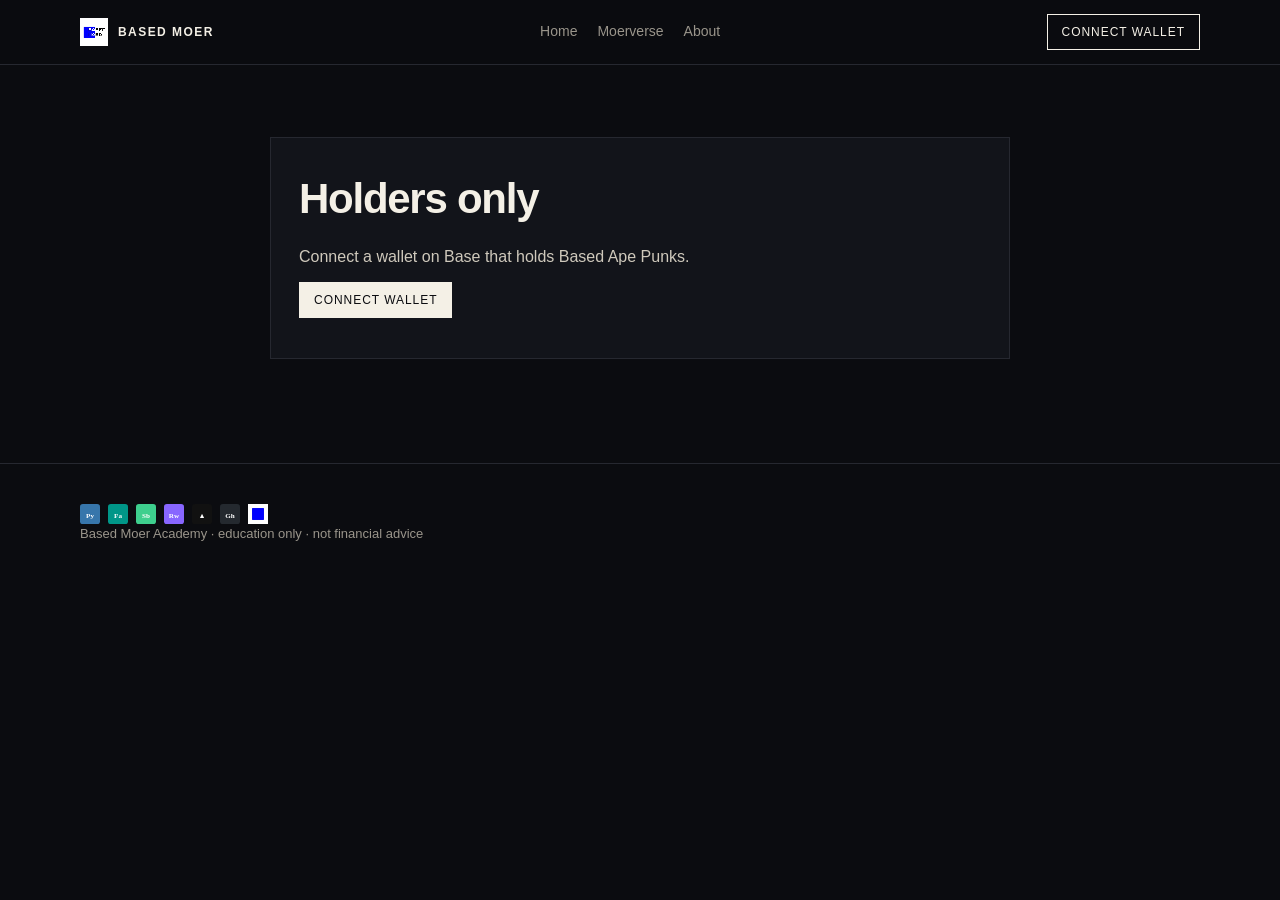
<file: academy/06-base.html>
<!DOCTYPE html>
<html lang="en">
<head>
  <meta charset="UTF-8" /><meta name="viewport" content="width=device-width, initial-scale=1" />
  <title>06 Base — Based Moer Academy</title>
  <link rel="icon" href="../assets/logo.jpg" />
  <link href="https://fonts.googleapis.com/css2?family=IBM+Plex+Mono:wght@600;700&family=IBM+Plex+Sans:wght@400;600;700&display=swap" rel="stylesheet" />
  <link rel="stylesheet" href="../css/site.css" />
</head>
<body>
<header class="nav"><div class="wrap nav-inner">
  <a class="brand" href="../index.html"><img class="pixel" src="../assets/logo.jpg" alt="Based Moer" /> Based Moer</a>
  <nav class="nav-links">
    <a href="../index.html">Home</a>
    <a href="../moerverse.html">Moerverse</a>
    <a class="gated-link" hidden href="../scanner.html">Moe AI</a>
    <a class="gated-link" hidden href="../academy.html">Academy</a>
    <a class="gated-link" hidden href="../flip.html">Flip</a>
    <a href="../about.html">About</a>
  </nav>
  <button class="btn ghost" type="button" data-connect data-wallet-label>Connect wallet</button>
</div></header>
<main class="page wrap lesson">
<div class="holder-gate" id="holder-gate">
  <h2>Holders only</h2>
  <p>Connect a wallet on Base that holds Based Ape Punks.</p>
  <p><button class="btn" type="button" data-connect>Connect wallet</button></p>
</div>
<div class="holder-only">
<p class="kicker">Based Moer Academy</p>
<h2>06 · Base and wallets</h2><p>A wallet is a key, not a login. This site’s Connect button only asks for an address. It does not mint or spend. We will never ask for a seed phrase.</p>

<p><button class="btn" type="button" data-complete="06">Mark lesson complete</button></p>
<img class="media" src="../assets/academy/bos.png" alt="Based Moer Academy chart" />
<p><a href="../academy.html">Back to Academy</a></p>
</div>
</main>
<footer class="footer"><div class="wrap">
<div class="tech-logos">
<img src="../assets/icons/python.svg" alt="Python" />
<img src="../assets/icons/fastapi.svg" alt="FastAPI" />
<img src="../assets/icons/supabase.svg" alt="Supabase" />
<img src="../assets/icons/railway.svg" alt="Railway" />
<img src="../assets/icons/vercel.svg" alt="Vercel" />
<img src="../assets/icons/github.svg" alt="GitHub" />
<img src="../assets/icons/base.jpg" alt="Base" />
</div>
Based Moer Academy · education only · not financial advice
</div></footer>
<script src="../js/site.js"></script>
<script src="../js/gate.js"></script>
<script src="../js/academy.js"></script>
</body></html>
</file>
<file: css/site.css>
:root {
  --bg: #0b0c10;
  --bg2: #12141a;
  --ink: #f4f0e6;
  --mute: #9a958b;
  --line: #262830;
  --blue: #3a6cff;
  --good: #7dcaa4;
}
* { box-sizing: border-box; margin: 0; padding: 0; }
html { scroll-behavior: smooth; }
body {
  font-family: Manrope, "Segoe UI", sans-serif;
  background: var(--bg);
  color: var(--ink);
  line-height: 1.55;
}
img { max-width: 100%; display: block; }
img.pixel { image-rendering: pixelated; image-rendering: crisp-edges; }
a { color: var(--ink); text-decoration: none; }
a:hover { color: #fff; }
.wrap { width: min(1120px, calc(100% - 40px)); margin: 0 auto; }

.nav {
  position: sticky; top: 0; z-index: 40;
  background: rgba(11,12,16,.9);
  border-bottom: 1px solid var(--line);
  backdrop-filter: blur(14px);
}
.nav-inner { display: flex; align-items: center; justify-content: space-between; gap: 16px; padding: 14px 0; }
.brand { display: flex; align-items: center; gap: 10px; font-weight: 700; letter-spacing: .12em; font-size: 12px; text-transform: uppercase; }
.brand img { width: 28px; height: 28px; object-fit: cover; }
.nav-links { display: flex; gap: 20px; font-size: 14px; color: var(--mute); }
.nav-links a { color: var(--mute); }
.nav-links a.active, .nav-links a:hover { color: var(--ink); }
.btn {
  display: inline-block;
  border: 1px solid var(--ink);
  color: var(--bg);
  background: var(--ink);
  padding: 10px 14px;
  font-size: 12px;
  letter-spacing: .08em;
  text-transform: uppercase;
}
.btn.ghost { background: transparent; color: var(--ink); }

.hero { display: grid; grid-template-columns: 1.1fr .9fr; gap: 48px; align-items: center; padding: 72px 0 48px; }
.hero h1 {
  font-family: Syne, sans-serif;
  font-size: clamp(42px, 7vw, 78px);
  line-height: .92;
  letter-spacing: -.03em;
}
.lede { color: var(--mute); font-size: 18px; max-width: 520px; margin: 16px 0 28px; }
.hero-visual { background: var(--bg2); border: 1px solid var(--line); padding: 18px; }
.hero-visual img { width: 100%; height: auto; margin: 0 auto; }

.pulse { display: grid; grid-template-columns: repeat(4, 1fr); border: 1px solid var(--line); }
.pulse div { padding: 16px; border-right: 1px solid var(--line); }
.pulse div:last-child { border-right: 0; }
.pulse span { display: block; color: var(--mute); font-size: 11px; letter-spacing: .1em; text-transform: uppercase; }
.pulse b { font-family: Syne, sans-serif; font-size: 22px; }

.section { padding: 72px 0; border-top: 1px solid var(--line); }
.kicker { color: var(--mute); letter-spacing: .16em; text-transform: uppercase; font-size: 11px; margin-bottom: 10px; }
h2 { font-family: Syne, sans-serif; font-size: clamp(28px, 4vw, 42px); letter-spacing: -.03em; margin-bottom: 14px; }
h3 { font-family: Syne, sans-serif; font-size: 20px; margin-bottom: 8px; }

.grid3 { display: grid; grid-template-columns: repeat(3, 1fr); gap: 16px; }
.grid2 { display: grid; grid-template-columns: 1fr 1fr; gap: 16px; }
.card { background: var(--bg2); border: 1px solid var(--line); padding: 22px; }
.card p, .card li { color: var(--mute); }
.card img { margin: 14px 0; }

.page { padding: 48px 0 80px; }
.table-wrap { overflow-x: auto; border: 1px solid var(--line); }
table.engine { width: 100%; border-collapse: collapse; font-size: 13px; }
table.engine th, table.engine td { padding: 10px 12px; border-bottom: 1px solid var(--line); text-align: left; white-space: nowrap; }
table.engine th { color: var(--mute); font-weight: 600; letter-spacing: .06em; text-transform: uppercase; font-size: 11px; }
.iframe-box { border: 1px solid var(--line); background: #000; }
.iframe-box iframe { width: 100%; height: 740px; border: 0; }
.pills { display: flex; flex-wrap: wrap; gap: 6px; margin: 12px 0; }
.pills span { border: 1px solid var(--line); padding: 4px 8px; font-size: 11px; color: var(--mute); }
.err { color: #d98989; font-size: 13px; margin-top: 8px; }
.lesson { max-width: 740px; }
.lesson p, .lesson li { color: #cfc9bc; margin: 12px 0; }
.footer { border-top: 1px solid var(--line); padding: 28px 0 48px; color: var(--mute); font-size: 13px; }
.footer-grid { display: grid; grid-template-columns: 2fr 1fr 1fr; gap: 24px; margin-bottom: 20px; }
.footer a { color: var(--mute); display: block; margin: 4px 0; }
.tech-logos { display: flex; gap: 8px; flex-wrap: wrap; margin-top: 12px; }
.tech-logos img { width: 20px; height: 20px; }

@media (max-width: 860px) {
  .hero, .grid3, .grid2, .pulse, .footer-grid { grid-template-columns: 1fr; }
  .pulse div { border-right: 0; border-bottom: 1px solid var(--line); }
  .nav-links { display: none; }
}

.gated-link[hidden] { display: none !important; }
.holder-gate {
  border: 1px solid var(--line);
  background: var(--bg2);
  padding: 28px;
  margin: 24px 0;
}
.trait-row { margin: 10px 0 16px; }
.trait-row strong { display: block; margin-bottom: 6px; font-size: 12px; letter-spacing: .08em; text-transform: uppercase; color: var(--mute); }
.trait-btn {
  background: transparent; color: var(--ink); border: 1px solid var(--line);
  padding: 6px 10px; margin: 0 6px 6px 0; cursor: pointer; font: inherit; font-size: 13px;
}
.trait-btn.on { background: var(--ink); color: var(--bg); }
#moe-canvas { width: min(420px, 100%); height: auto; background: #111; border: 1px solid var(--line); }
body:not(.is-holder) .holder-only { display: none; }
</file>
